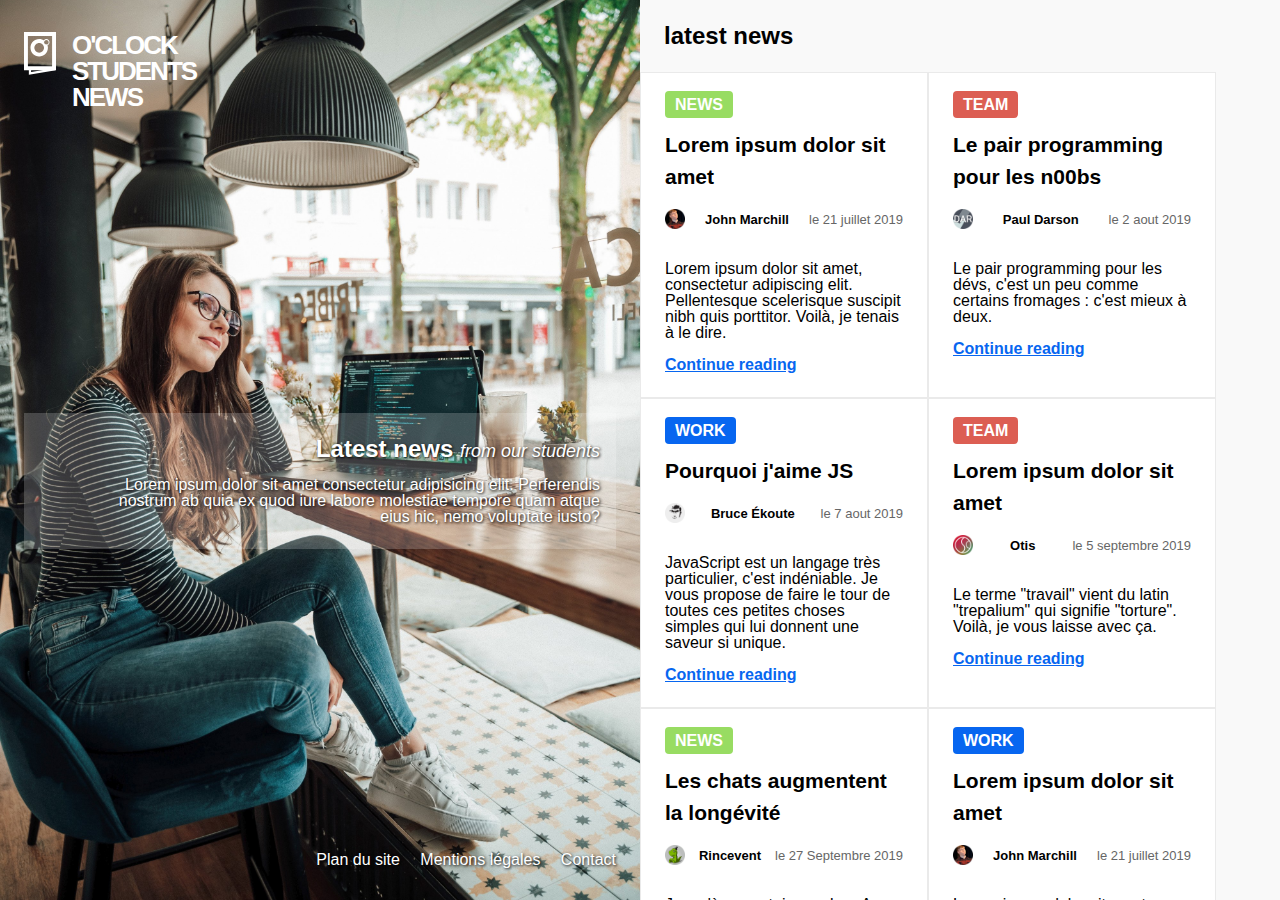
<file: index.html>
<!DOCTYPE html>
<html lang="fr">
<head>
    <meta charset="UTF-8">
    <meta name="viewport" content="width=device-width, initial-scale=1.0">
    <title>oNews, le journal des étudiants d'O'clock</title>

    <link rel="stylesheet" href="./css/reset.css">
    <link rel="stylesheet" href="./css/style.css">
</head>
<body>
    <header class="header">
        <div class="header__top">
            <img class="header__logo" src="./images/onews.svg" alt="logo oNews" />

            <h1 class="header__title">O'clock students news</h1>
        </div>

        <section class="header__intro">
            <h2 class="header__intro-title">
                Latest news
                <span class="header__intro-subtitle">from our students</span>
            </h2>

            <p class="header__description">
                Lorem ipsum dolor sit amet consectetur adipisicing elit.
                Perferendis nostrum ab quia ex quod iure labore molestiae
                tempore quam atque eius hic, nemo voluptate iusto?
            </p>
        </section>

        <nav class="header__nav">
            <ul>
                <li class="header__item"><a class="header__link" href="#plan">Plan du site</a></li>
                <li class="header__item"><a class="header__link" href="#mentions">Mentions légales</a></li>
                <li class="header__item"><a class="header__link" href="./pages/contact.html">Contact</a></li>
            </ul>
        </nav>
    </header>

    <main class="main">
        <h2 class="main__title">latest news</h2>

        <section class="articles page__contact">
            <article class="article">
                <header class="article__header">
                    <h3 class="article__title">Lorem ipsum dolor sit amet</h3>

                    <div class="article__infos">
                        <img class="article__pic" src="./images/icon-john.png" alt="avatar de l'auteur" />
                        <strong class="article__author">John Marchill</strong>
                        <time class="article__date" datetime="2019-07-21">
                            le 21 juillet 2019
                        </time>
                    </div>

                    <div class="article__tags">
                        <span class="article__tag article__tag--news">news</span>
                    </div>
                </header>

                <p class="article__content">
                    Lorem ipsum dolor sit amet, consectetur
                    adipiscing elit. Pellentesque scelerisque
                    suscipit nibh quis porttitor.
                    Voilà, je tenais à le dire.
                </p>

                <a href="" class="article__read">Continue reading</a>
            </article>
            <article class="article">
                <header class="article__header">
                    <h3 class="article__title">Le pair programming pour les n00bs</h3>

                    <div class="article__infos">
                        <img class="article__pic" src="./images/icon-dar.png" alt="avatar de l'auteur" />
                        <strong class="article__author">Paul Darson</strong>
                        <time class="article__date" datetime="2019-08-02">
                            le 2 aout 2019
                        </time>
                    </div>

                    <div class="article__tags">
                        <span class="article__tag article__tag--team">team</span>
                    </div>
                </header>

                <p class="article__content">
                    Le pair programming pour les dévs, c'est un peu comme certains fromages : c'est mieux à deux.
                </p>

                <a href="" class="article__read">Continue reading</a>
            </article>
            <article class="article">
                <header class="article__header">
                    <h3 class="article__title">Pourquoi j'aime JS</h3>

                    <div class="article__infos">
                        <img class="article__pic" src="./images/icon-ohz.png" alt="avatar de l'auteur" />
                        <strong class="article__author">Bruce Ékoute</strong>
                        <time class="article__date" datetime="2019-08-07">
                            le 7 aout 2019
                        </time>
                    </div>

                    <div class="article__tags">
                        <span class="article__tag article__tag--work">work</span>
                    </div>
                </header>

                <p class="article__content">
                    JavaScript est un langage très particulier, c'est indéniable. Je vous propose de faire le tour de toutes ces petites choses simples qui lui donnent une saveur si unique.
                </p>

                <a href="" class="article__read">Continue reading</a>
            </article>
            <article class="article">
                <header class="article__header">
                    <h3 class="article__title">Lorem ipsum dolor sit amet</h3>

                    <div class="article__infos">
                        <img class="article__pic" src="./images/icon-spr.png" alt="avatar de l'auteur" />
                        <strong class="article__author">Otis</strong>
                        <time class="article__date" datetime="2019-09-05">
                            le 5 septembre 2019
                        </time>
                    </div>

                    <div class="article__tags">
                        <span class="article__tag article__tag--team">team</span>
                    </div>
                </header>

                <p class="article__content">
                    Le terme "travail" vient du latin "trepalium" qui signifie "torture". Voilà, je vous laisse avec ça.
                </p>

                <a href="" class="article__read">Continue reading</a>
            </article>
            <article class="article">
                <header class="article__header">
                    <h3 class="article__title">Les chats augmentent la longévité</h3>

                    <div class="article__infos">
                        <img class="article__pic" src="./images/icon-tre.png" alt="avatar de l'auteur" />
                        <strong class="article__author">Rincevent</strong>
                        <time class="article__date" datetime="2019-09-27">
                            le 27 Septembre 2019
                        </time>
                    </div>

                    <div class="article__tags">
                        <span class="article__tag article__tag--news">news</span>
                    </div>
                </header>

                <p class="article__content">
                    Jusqu'à un certain nombre. Au delà de 28 chats, les scientifiques semblent quelque peu sceptiques. Surtout sur l'aspect budgétaire...

                </p>

                <a href="" class="article__read">Continue reading</a>
            </article>
            <article class="article">
                <header class="article__header">
                    <h3 class="article__title">Lorem ipsum dolor sit amet</h3>

                    <div class="article__infos">
                        <img class="article__pic" src="./images/icon-john.png" alt="avatar de l'auteur" />
                        <strong class="article__author">John Marchill</strong>
                        <time class="article__date" datetime="2019-07-21">
                            le 21 juillet 2019
                        </time>
                    </div>

                    <div class="article__tags">
                        <span class="article__tag article__tag--work">work</span>
                    </div>
                </header>

                <p class="article__content">
                    Lorem ipsum dolor sit amet, consectetur
                    adipiscing elit. Pellentesque scelerisque
                    suscipit nibh quis porttitor.
                    Voilà, je tenais à le dire.
                </p>

                <a href="" class="article__read">Continue reading</a>
            </article>

            <article class="article">
                <header class="article__header">
                    <h3 class="article__title">Lorem ipsum dolor sit amet</h3>

                    <div class="article__infos">
                        <img class="article__pic" src="./images/icon-john.png" alt="avatar de l'auteur" />
                        <strong class="article__author">John Marchill</strong>
                        <time class="article__date" datetime="2019-07-21">
                            le 21 juillet 2019
                        </time>
                    </div>

                    <div class="article__tags">
                        <span class="article__tag article__tag--news">news</span>
                    </div>
                </header>

                <p class="article__content">
                    Lorem ipsum dolor sit amet, consectetur
                    adipiscing elit. Pellentesque scelerisque
                    suscipit nibh quis porttitor.
                    Voilà, je tenais à le dire.
                </p>

                <a href="" class="article__read">Continue reading</a>
            </article>
            <article class="article">
                <header class="article__header">
                    <h3 class="article__title">Le pair programming pour les n00bs</h3>

                    <div class="article__infos">
                        <img class="article__pic" src="./images/icon-dar.png" alt="avatar de l'auteur" />
                        <strong class="article__author">Paul Darson</strong>
                        <time class="article__date" datetime="2019-08-02">
                            le 2 aout 2019
                        </time>
                    </div>

                    <div class="article__tags">
                        <span class="article__tag article__tag--team">team</span>
                    </div>
                </header>

                <p class="article__content">
                    Le pair programming pour les dévs, c'est un peu comme certains fromages : c'est mieux à deux.
                </p>

                <a href="" class="article__read">Continue reading</a>
            </article>
            <article class="article">
                <header class="article__header">
                    <h3 class="article__title">Pourquoi j'aime JS</h3>

                    <div class="article__infos">
                        <img class="article__pic" src="./images/icon-ohz.png" alt="avatar de l'auteur" />
                        <strong class="article__author">Bruce Ékoute</strong>
                        <time class="article__date" datetime="2019-08-07">
                            le 7 aout 2019
                        </time>
                    </div>

                    <div class="article__tags">
                        <span class="article__tag article__tag--work">work</span>
                    </div>
                </header>

                <p class="article__content">
                    JavaScript est un langage très particulier, c'est indéniable. Je vous propose de faire le tour de toutes ces petites choses simples qui lui donnent une saveur si unique.
                </p>

                <a href="" class="article__read">Continue reading</a>
            </article>
            <article class="article">
                <header class="article__header">
                    <h3 class="article__title">Lorem ipsum dolor sit amet</h3>

                    <div class="article__infos">
                        <img class="article__pic" src="./images/icon-spr.png" alt="avatar de l'auteur" />
                        <strong class="article__author">Otis</strong>
                        <time class="article__date" datetime="2019-09-05">
                            le 5 septembre 2019
                        </time>
                    </div>

                    <div class="article__tags">
                        <span class="article__tag article__tag--team">team</span>
                    </div>
                </header>

                <p class="article__content">
                    Le terme "travail" vient du latin "trepalium" qui signifie "torture". Voilà, je vous laisse avec ça.
                </p>

                <a href="" class="article__read">Continue reading</a>
            </article>
            <article class="article">
                <header class="article__header">
                    <h3 class="article__title">Les chats augmentent la longévité</h3>

                    <div class="article__infos">
                        <img class="article__pic" src="./images/icon-tre.png" alt="avatar de l'auteur" />
                        <strong class="article__author">Rincevent</strong>
                        <time class="article__date" datetime="2019-09-27">
                            le 27 Septembre 2019
                        </time>
                    </div>

                    <div class="article__tags">
                        <span class="article__tag article__tag--news">news</span>
                    </div>
                </header>

                <p class="article__content">
                    Jusqu'à un certain nombre. Au delà de 28 chats, les scientifiques semblent quelque peu sceptiques. Surtout sur l'aspect budgétaire...

                </p>

                <a href="" class="article__read">Continue reading</a>
            </article>
            <article class="article">
                <header class="article__header">
                    <h3 class="article__title">Lorem ipsum dolor sit amet</h3>

                    <div class="article__infos">
                        <img class="article__pic" src="./images/icon-john.png" alt="avatar de l'auteur" />
                        <strong class="article__author">John Marchill</strong>
                        <time class="article__date" datetime="2019-07-21">
                            le 21 juillet 2019
                        </time>
                    </div>

                    <div class="article__tags">
                        <span class="article__tag article__tag--work">work</span>
                    </div>
                </header>

                <p class="article__content">
                    Lorem ipsum dolor sit amet, consectetur
                    adipiscing elit. Pellentesque scelerisque
                    suscipit nibh quis porttitor.
                    Voilà, je tenais à le dire.
                </p>

                <a href="" class="article__read">Continue reading</a>
            </article>
        </section>
    </main>
</body>
</html>
</file>
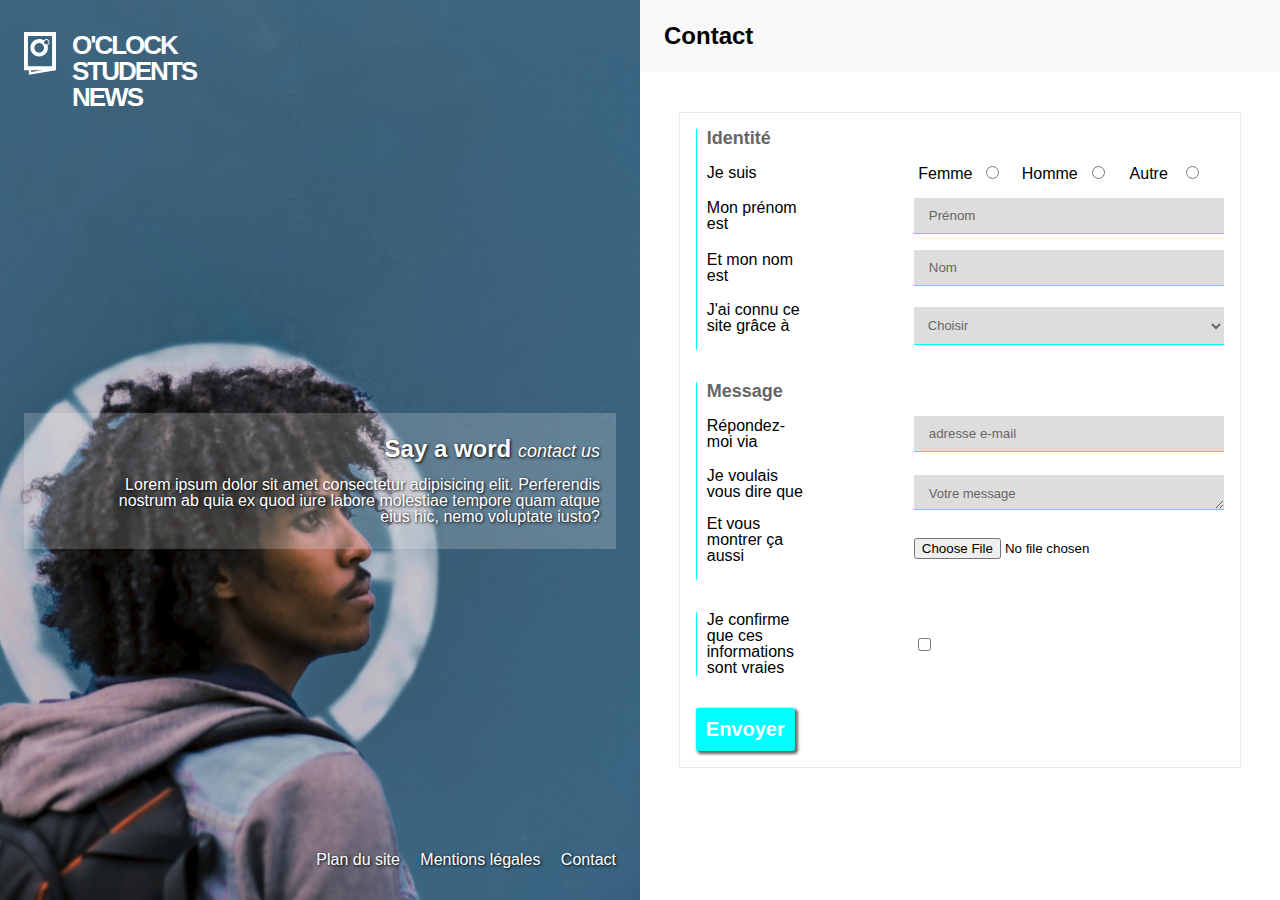
<file: pages/contact.html>
<!DOCTYPE html>
<html lang="fr">
<head>
    <meta charset="UTF-8">
    <meta name="viewport" content="width=device-width, initial-scale=1.0">
    <title>oNews, le journal des étudiants d'O'clock</title>

    <link rel="stylesheet" href="../css/reset.css">
    <link rel="stylesheet" href="../css/style.css">
</head>
<body>
    <header class="header header--contact">
        <a class="header__home" href="../index.html">
            <div class="header__top">
              <img class="header__logo" src="../images/onews.svg" alt="oNews" />

              <h1 class="header__title">O'clock students news</h1>
            </div>
        </a>

        <section class="header__intro">
            <h2 class="header__intro-title">
                Say a word
                <span class="header__intro-subtitle">contact us</span>
            </h2>

            <p class="header__description">
                Lorem ipsum dolor sit amet consectetur adipisicing elit.
                Perferendis nostrum ab quia ex quod iure labore molestiae
                tempore quam atque eius hic, nemo voluptate iusto?
            </p>
        </section>

        <nav class="header__nav">
            <ul>
                <li class="header__item"><a class="header__link" href="#plan">Plan du site</a></li>
                <li class="header__item"><a class="header__link" href="#mentions">Mentions légales</a></li>
                <li class="header__item"><a class="header__link" href="#contact">Contact</a></li>
            </ul>
        </nav>
    </header>

    <main class="main">
        <h2 class="main__title main__title_border">Contact</h2>

        <section class="contact__content page__contact">
           
            <form class="contact__form" action="" method="post">

                <fieldset class="fieldset__box">

                    <div class="container__input">
                        <legend class="legend">Identité</legend>
                    
                        <div class="input__radio">
                            <p class="radio__text"> Je suis </p>                
                            
                            <div class="radio__sexe">
                                <p class="radio__info"> &nbsp;Femme&nbsp;
                                <input type="radio" name="sexe" value="femme" required>
                                </p>
                                <p class="radio__info"> &nbsp;Homme&nbsp;
                                    <input type="radio" name="sexe" value="homme" required>
                                </p>
                                <p class="radio__info"> &nbsp;&nbsp;Autre&nbsp;&nbsp;
                                    <input type="radio" name="sexe" value="autre" required>
                                </p>
                            </div>                     
                        </div>

                        <div class="input__line">
                            <label class="line__label" for="first-name">Mon prénom est</label>
                            <input class="line__info" type="text" id="first-name" name="identity" placeholder="Prénom" required minlength="2" maxlength="50" pattern="[A-Za-z]+" >
                        </div>

                        <div class="input__line">
                            <label class="line__label" for="last-name">Et mon nom est</label>
                            <input class="line__info" type="text" id="last-name" name="identity" placeholder="Nom" required minlength="2" maxlength="50" pattern="[A-Za-z]+">
                        </div>

                                     
                        <div class="input__line">
                         <label class="line__label" for="site">J'ai connu ce site grâce à</label>
                            <select class="line__select" name="from" id="site" required>
                             <option value="">Choisir</option>
                                <option value="fb">Facebook</option>
                                <option value="insta">Instagram</option>
                                <option value="tw">twitter</option>
                             </select>
                        </div> 
                    </div> 

                </fieldset>

                <fieldset class="fieldset__box">

                    <div class="container__input">
                        <legend class="legend">Message</legend>

                        <div class="input__line">
                            <label class="line__label" for="email">Répondez-moi via </label>
                            <input class="line__info" type="email" name="email" id="email" placeholder="adresse e-mail" required>
                        </div>

                        <div class="input__line">
                            <label class="line__label" for="message">Je voulais vous dire que</label>
                            <textarea class="line__textarea" id="message" name="message" placeholder="Votre message" required maxlength="500"></textarea>
                        </div>

                        <div class="input__line">
                            <label class="line__label" for="file">Et vous montrer ça aussi</label>
                             <input class="line__browse" id="file" type="file" name="photo" accept=".jpeg, .png">
                        </div>

                    </div>
                </fieldset>

                <fieldset class="fieldset__box">
                    <div class="container__input">
                        <div class="input__check">
                        <label class="check__label" for="check">Je confirme que ces informations sont vraies</label>
                        <input class="check__box" id="check" type="checkbox" name="agree" value="oui" required>
                        </div>
                    </div>
                </fieldset>

                <button class="contact__button" type="submit">Envoyer</button>

            </form>

        </section>
    </main>
</body>
</html>
</file>
<file: css/style.css>
* {
  box-sizing: border-box;
}

/* VARIABLES */

:root {
  
  --color-lightest: #fff;
  --color-grey: #666;
  --color-light-grey: #ddd;
  --color-link: #0766f0;
  
  --bg-main: #f9f9f9;
  --bg-news: #98dc62;
  --bg-team: #dc5e53;
  --bg-work: #0766f0;
  
  --border-article: #eaeaea;
  --border-input: cyan;

  --font-sans: 'Segoe UI', Tahoma, Geneva, Verdana, sans-serif;
  
  --gutter: 1.6rem;
}

/* LAYOUT */

html {
  /*62.5% de 16px donne 10px*/
  font-size: 62.5%; 
}

body {
  height: 100vh;
  font-family: var(--font-sans);
  font-size: var(--gutter);
  display: flex;
  overflow: hidden;
}

img {
  display: block;
  max-width: 100%;
}

.header, .main {
  width: 50vw;
}

strong {
  font-weight: 700;
}

/* HEADER */

.header {
  background: #ccc url(../images/nicole.jpg) no-repeat center;
  background-size: cover;
  padding: calc(var(--gutter) * 2) calc(var(--gutter) * 1.5);
  display: flex;
  flex-direction: column;
  justify-content: space-between;
}

.header--contact{
  background: #ccc url(../images/gabriel.jpg) no-repeat center;
  background-size: cover;
}

.header__top {
  display: flex;
  align-items: flex-start;
  color: var(--color-lightest);
}

.header__home {
  text-decoration: none;
}

.header__logo {
  width: calc(var(--gutter) * 2);
  margin-right: var(--gutter);
}
.header__title {
  width: 0.1rem;   /*passe le titre sur 3 lignes*/
  font-size: 2.6rem;
  font-weight: 700;
  text-transform: uppercase;
  letter-spacing: -0.2rem;
}

.header__intro {
  background: rgba(255,255,255,0.2);
  color: var(--color-lightest);
  padding: calc(var(--gutter) * 1.5) var(--gutter);
  text-align: right;
}

.header__intro-title {
  font-size: 2.4rem;
  font-weight: 700;
  margin-bottom: var(--gutter);
  text-shadow: 1px 1px 3px black;
}

.header__intro-subtitle {
  font-size: 0.75em;
  font-style: italic;
  font-weight: 400;
  text-shadow: 1px 1px 3px black;
}

.header__description {
  padding-left: calc(var(--gutter) * 3);
  text-shadow: 1px 1px 3px black;
}

/* NAVIGATION */

.header__nav {
  text-align: right;
}
.header__item {
  display: inline-block;
  margin-right: var(--gutter);
  text-shadow: 1px 1px 3px black;
}

.header__item:last-child {
  margin-right: 0;
}
.header__link {
  color: var(--color-lightest);
  text-decoration: none;
}

/* MAIN */

.main {
  background: var(--bg-main);
}
.main__title {
  font-size: 2.4rem;
  font-weight: 700;
  line-height: 7.2rem;
  padding: 0 24px;
}

.page__contact {
  width: 100%;
  height: calc(100vh - 7.2rem);
  overflow-y: auto;
}

/* ARTICLES */

.articles {
  display: flex;
  flex-wrap: wrap;
}

.article {
  width: 28.8rem;
  background: var(--color-lightest);
  border: 1px solid var(--border-article);
  padding: 24px;
}

.article__header {
  display: flex;
  flex-direction: column;
  margin-bottom: var(--gutter);
}

.article__title {
  font-size: 2.1rem;
  font-weight: 700;
  line-height: 3.2rem;
  margin-bottom: var(--gutter);
}

.article__infos {
  align-items: center;
  display: flex;
  font-size: 1.3rem;
  justify-content: space-between;
  margin-bottom: var(--gutter);
}

.article__pic {
  width: 2rem;
}

.article__date {
  color: var(--color-grey);
}

.article__tags {
  margin-bottom: var(--gutter);
  order: -1;
}

.article__tag {
  background: var(--color-grey);
  color: var(--color-lightest);
  font-weight: 700;
  text-transform: uppercase;
  padding: 0.5rem 1rem;
  border-radius: 4px;
}

.article__tag--news {
  background: var(--bg-news);
}
.article__tag--team {
  background: var(--bg-team);
}

.article__tag--work {
  background: var(--bg-work);
}

.article__content {
  margin-bottom: var(--gutter);
}

.article__read{
  color: var(--color-link);
  font-weight: 700;
}

/* FORMULAIRE */

/*layout*/

.contact__content{
  background: var(--color-lightest);
  padding: 2.4rem;
}

.contact__form{
  width: 95%;
  margin: var(--gutter) auto;
  padding: var(--gutter);
  border: 1px solid var(--border-article);
}

.fieldset__box{
  width: 100%;
}

.container__input{
  margin: 0 auto;
  margin-bottom: calc(var(--gutter)*2);
  width: 100%;
  border-left: 1px solid var(--border-input);
  padding-left: 1rem;
}

.legend{
  margin-bottom: var(--gutter);
  font-size: 1.8rem;
  color: var(--color-grey);
  font-weight: 700;
}

/*ligne radio*/

.input__radio{
  width: 100%;
  display: flex;
  justify-content: space-between;
  align-items: center;
  margin-bottom: var(--gutter);
}

.radio__text{
  font-size: 1.6rem;
}

.radio__sexe{
  width: 60%;
  display: flex;
  justify-content: space-between;
  align-items: center;
}

.radio__info{
  display: inline-block;
  width: 60%;
}

/*lignes textes*/

.input__line{
  width: 100%;
  display: flex;
  justify-content: space-between;
  align-items: center;
}

.line__label, .line__info{
  display: inline-block;
  margin-bottom: var(--gutter);
}

.line__label{
  width: 20%;
}

.line__info:not(.line__info[type="checkbox"]){
  width: 60%;
  padding: 1rem;
}

.line__info[type="text"], .line__info[type="email"], .line__textarea{
  
  background: var(--color-light-grey) ;
  border: none;
  border-bottom: 1px solid var(--border-input);
}

.line__info:focus{
  outline: 0;
  border: 2px solid var(--border-input);
}  

::placeholder{
  color: var(--color-grey);
  padding-left: 0.5rem;
}

/*ligne select*/

.line__select{
  border: none;
  background: var(--color-light-grey);
  width: 60%;
  padding: 1rem;
  border-bottom: 1px solid var(--border-input);
  outline: none;
  font-size: 1.3rem;
  color: var(--color-grey);
}

/*ligne textarea*/

.line__textarea{
  appearance: none;
  width: 60%;
  resize: vertical;
}

.line__textarea::placeholder{
  font-family: var(--font-sans);
  padding: 0.9rem 0 0 1.3rem;
  font-size: 1.3rem;
}

/*ligne browse*/

.line__browse{
  width: 60%;
}

/*ligne check*/

.input__check{
  width: 100%;
  display: flex;
  justify-content: flex-start;
  align-items: center;
}

.check__label{
  width: 20%;
  margin-right: 20%;
}

/*button*/

.contact__button{
  background: var(--border-input);
  padding: 1rem;
  border: none;
  border-radius: 0.3rem;
  font-size: 2rem;
  color: var(--color-lightest);
  font-weight: 700;
  cursor: pointer;
  box-shadow: 2px 2px 3px 1px var(--color-grey);
  transition: all 0.2s ease-in-out;
}

.contact__button:hover{
  transform: translateY(0.1rem);
  box-shadow: none;
}

/*RESPONSIVE*/

@media screen and (max-width: 750px) {
  
  body{
    flex-wrap: wrap;
    overflow: visible; /*permet de scroller*/
  }

  .header {
    width: 100%;
    padding: calc(var(--gutter) * 1.3) calc(var(--gutter) * 1.5);
    /*Repositionne l'image*/
    background: #ccc url(../images/nicole.jpg) no-repeat;
    background-position-y: 40%;
    background-size: cover;
  }
  
  .main {
    /*ici suppression du padding pour un full width des articles*/
    width: 100%;
  }
  
  .main__title {
    /*Centrage et réduction du titre*/
    text-align: center;
    font-size: 2rem;
  }
  
  .header__home {
    margin-bottom: var(--gutter);
  }

  .header__top {
    margin-bottom: var(--gutter);
  } 
  
  .header__logo {
    width: calc(var(--gutter) *1.8);
  }
  .header__title {
    font-size: 1.5rem;
  }
  
  .header__intro{
    margin-bottom: var(--gutter);
  }

  .header__nav {
    /*centre la nav barre*/
    margin: 0 auto;
  }
  
  .articles{
    row-gap: calc(var(--gutter)*0.5);
    width: 100%;
    margin: 0 auto;
  }
  
  .article {
    width: 100%;
  }

  .article__tag{
    /*Reduction de la taille*/
    font-size: 1.2rem;
  }
  
  .article__infos{
    justify-content: flex-start;
    margin-bottom: 0.5rem;
  }
  
  .article__pic{
    /*Augmentation de la taille de l'avatar*/
    width : 3rem;
    margin-right: 1rem;
  }
  
  .article__author{
    font-size: 1.5rem;
    margin-right: 1rem;
  }
  
  .header--contact{
    /*Repositionne l'image*/
    background: #ccc url(../images/gabriel.jpg) no-repeat;
    background-position-y: 80%;
    background-size: cover;
  }

  .page__contact {
    height: auto;
    width: 100%;
  }

  .contact__content {
  /*Suppression padding*/
  padding: 0;
  }

  .contact__form {
    /*Réduction du padding et de la bordure*/
    padding: 1rem;
    border: none;
  }

  .line__label {
    /*Augmentation de la taille*/
    font-size: 1.6rem;
  }

  .radio__info {
    /*centre les label et les input radio*/
    text-align: center;
  }
  
  .check__label{
    /*Passage à une ligne*/
    flex-grow: 1;
    font-size: 1.6rem;
  }
  
  .contact__button {
    /*button pleine largeur*/
    width: 100%;
  }

}


@media screen and (min-width: 751px) and (max-width: 1151px) {

  body{
    flex-wrap: wrap;
    overflow: visible;
  }

  .header {
    width: 100%;
    padding: calc(var(--gutter) * 1.3) calc(var(--gutter) * 1.5);
    background: #ccc url(../images/nicole.jpg) no-repeat;
    background-position-y: 40%;
    background-size: cover;
  }
   
  .main {
    width: 100%;
    padding: calc(var(--gutter) * 1.3) calc(var(--gutter) * 1.5);
  }

  .main__title {
    /*Centrage du titre*/
    text-align: center;
  }
  
  .header__home {
    margin-bottom: var(--gutter);
  }
  
  .header__top {
    margin-bottom: var(--gutter);
  } 

  .header__logo {
    width: calc(var(--gutter) *1.8);
  }
  .header__title {
    font-size: 2rem;
  }
  
  .header__intro{
    margin-bottom: var(--gutter);
  }
  
  .header__nav {
    /*centre la nav barre*/
    margin: 0 auto;
  }
  
  .articles{
    row-gap: calc(var(--gutter)*0.5);
    width: 80%;
    margin: 0 auto;
  }
  
  .article {
    width: 50%;
  }

  .article__tag{
    /*Reduction de la taille*/
    font-size: 1.2rem;
  }
  
  .article__infos{
    justify-content: flex-start;
    margin-bottom: 0.5rem;
  }

  .article__pic{
    /*Augmentation de la taille de l'avatar*/
    width : 3rem;
    margin-right: 1rem;
  }
  
  .article__author{
    font-size: 1.5rem;
    margin-right: 1rem;
  }
  
  .header--contact{
    background: #ccc url(../images/gabriel.jpg) no-repeat;
    background-position-y: 80%;
    background-size: cover;
  }
  .page__contact {
    height: auto;
    width: 100%;
  }
}
</file>
